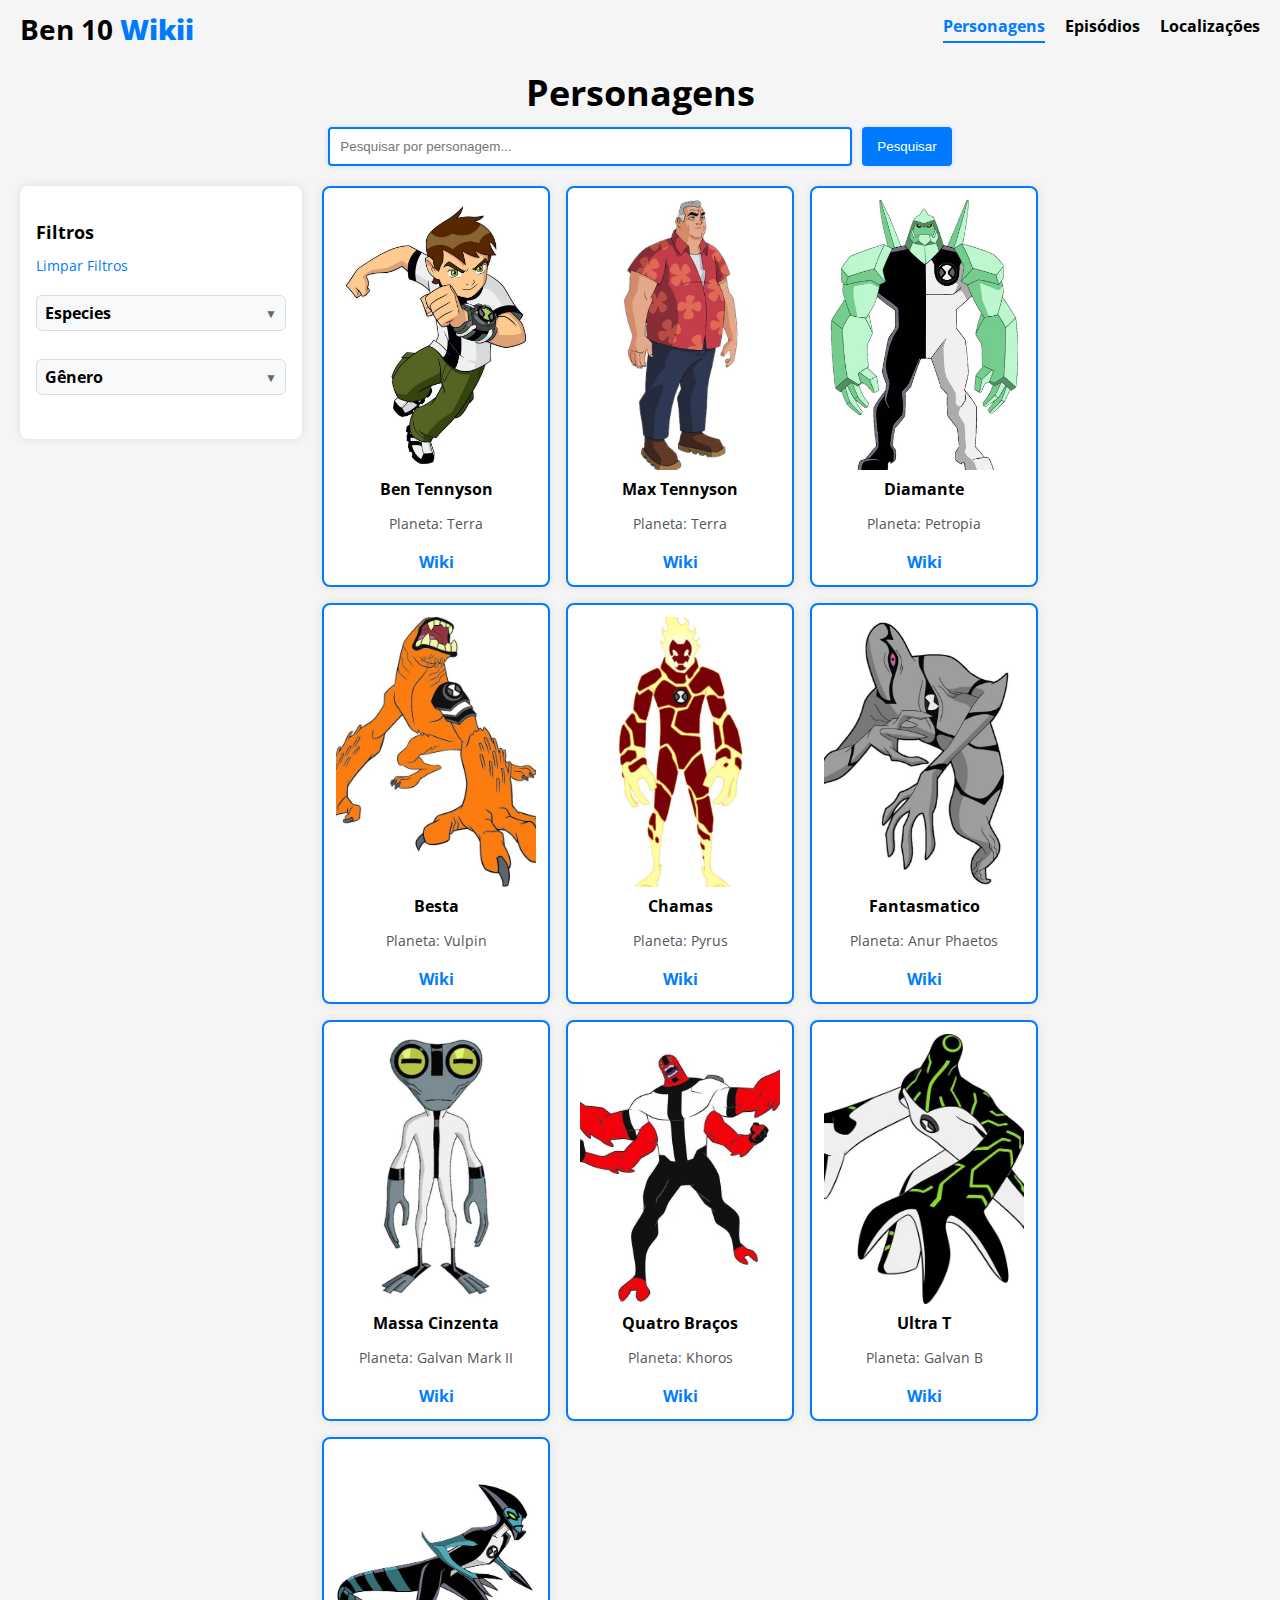
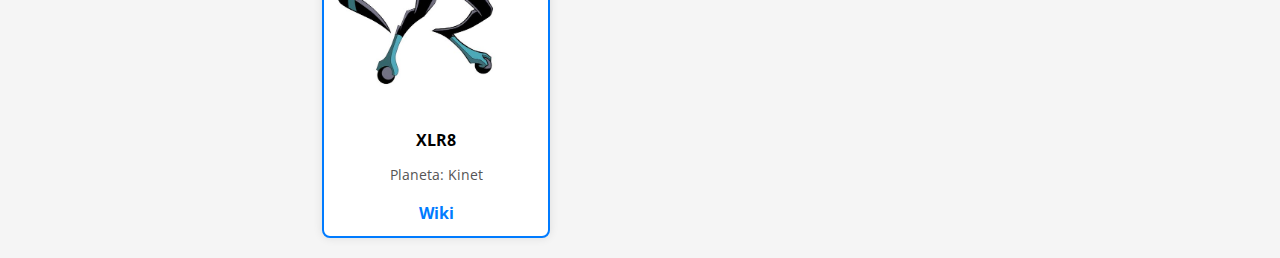
<file: desenvolvimentoAplicacoesII/Aula1/Exe1/index.html>
<!DOCTYPE html>
<html lang="pt-BR">

<head>
    <meta charset="UTF-8">
    <meta name="viewport" content="width=device-width, initial-scale=1.0">
    <link rel="stylesheet" href="style.css">
    <link rel="icon" href="./assets/logo.ico" type="image/x-icon">
    <title>Ben10 Wiki</title>
</head>

<body>

    <header>
        <h1>Ben 10 <strong>Wikii</strong></h1>
        <nav>
            <a href="./index.html" class="active">Personagens</a>
            <a href="#">Episódios</a>
            <a href="#">Localizações</a>
        </nav>
    </header>

    <div class="titulo">
        <h2>Personagens</h2>
    </div>
    <div class="pesquisa">
        <input type="text" id="searchInput" placeholder="Pesquisar por personagem...">
        <button>Pesquisar</button>
    </div>
<div class="container">
    <div class="sidebar">
        <h3>Filtros</h3>
        <span class="limpar">Limpar Filtros</span>

        <div class="filter-group">
            <details>
                <summary>Especies</summary>
                <div class="filter-buttons">
                    <button>Humano</button>
                    <button>Alien</button>
                </div>
            </details>
        </div>

        <div class="filter-group">
            <details>
                <summary>Gênero</summary>
                <div class="filter-buttons">
                    <button>Masculino</button>
                    <button>Feminino</button>
                </div>
            </details>
        </div>
    </div>

    <div class="cards">
        <div class="card">
            <img src="./assets/Ben10.jpg" alt="Ben10">
            <div class="card-name">
                <h2>Ben Tennyson</h2>
                <h3>Planeta: Terra</h3>
                <a href="https://en.wikipedia.org/wiki/Ben_Tennyson">Wiki</a>
            </div>
        </div>
        <div class="card">
            <img src="./assets/Max Tenyson.jpg" alt="Tio MAX">
            <div class="card-name">
                <h2>Max Tennyson</h2>
                <h3>Planeta: Terra</h3>
                <a href="https://ben10.fandom.com/wiki/Max_Tennyson_(Classic)">Wiki</a>
            </div>
        </div>
        <div class="card">
            <img src="./assets/Diamante.jpg" alt="Alien Diamante">
            <div class="card-name">
                <h2>Diamante</h2>
                <h3>Planeta: Petropia</h3>
                <a href="https://aliens-do-ben-10.fandom.com/pt-br/wiki/Diamante">Wiki</a>
            </div>
        </div>
        <div class="card">
            <img src="./assets/Besta.jpg" alt="Alien Besta">
            <div class="card-name">
                <h2>Besta</h2>
                <h3>Planeta: Vulpin</h3>
                <a href="https://aliens-do-ben-10.fandom.com/pt-br/wiki/Besta">Wiki</a>
            </div>
        </div>
        <div class="card">
            <img src="./assets/Chamas.jpg" alt="Alien Chamas">
            <div class="card-name">
                <h2>Chamas</h2>
                <h3>Planeta: Pyrus</h3>
                <a href="https://aliens-do-ben-10.fandom.com/pt-br/wiki/Chama">Wiki</a>
            </div>
        </div>
        <div class="card">
            <img src="./assets/Fantasmatico.jpg" alt="Alien Fantasmatico">
            <div class="card-name">
                <h2>Fantasmatico</h2>
                <h3>Planeta: Anur Phaetos</h3>
                <a href="https://ben10.fandom.com/pt-br/wiki/Fantasm%C3%A1tico">Wiki</a>
            </div>
        </div>
        <div class="card">
            <img src="./assets/Massa Cinzenta.jpg" alt="Alien Massa Cinzenta">
            <div class="card-name">
                <h2>Massa Cinzenta</h2>
                <h3>Planeta: Galvan Mark II</h3>
                <a href="https://aliens-do-ben-10.fandom.com/pt-br/wiki/Massa_Cinzenta">Wiki</a>
            </div>
        </div>
        <div class="card">
            <img src="./assets/QuatroBracos.jpg" alt="Alien Quatro Braços">
            <div class="card-name">
                <h2>Quatro Braços</h2>
                <h3>Planeta: Khoros</h3>
                <a href="https://aliens-do-ben-10.fandom.com/pt-br/wiki/Quatro_Bra%C3%A7os">Wiki</a>
            </div>
        </div>
        <div class="card">
            <img src="./assets/UltraT.jpg" alt="Alien Ultra T">
            <div class="card-name">
                <h2>Ultra T</h2>
                <h3>Planeta: Galvan B</h3>
                <a href="https://ben10.fandom.com/pt-br/wiki/Ultra_T_(Original)">Wiki</a>
            </div>
        </div>
        <div class="card">
            <img src="./assets/XL-R8.jpg" alt="Alien xl-r8">
            <div class="card-name">
                <h2>XLR8</h2>
                <h3>Planeta: Kinet</h3>
                <a href="https://ben10.fandom.com/pt-br/wiki/XLR8_(Original)">Wiki</a>
            </div>
        </div>
    </div> <!-- aliens -->
</div> <!-- container -->
</body>

</html>
</file>
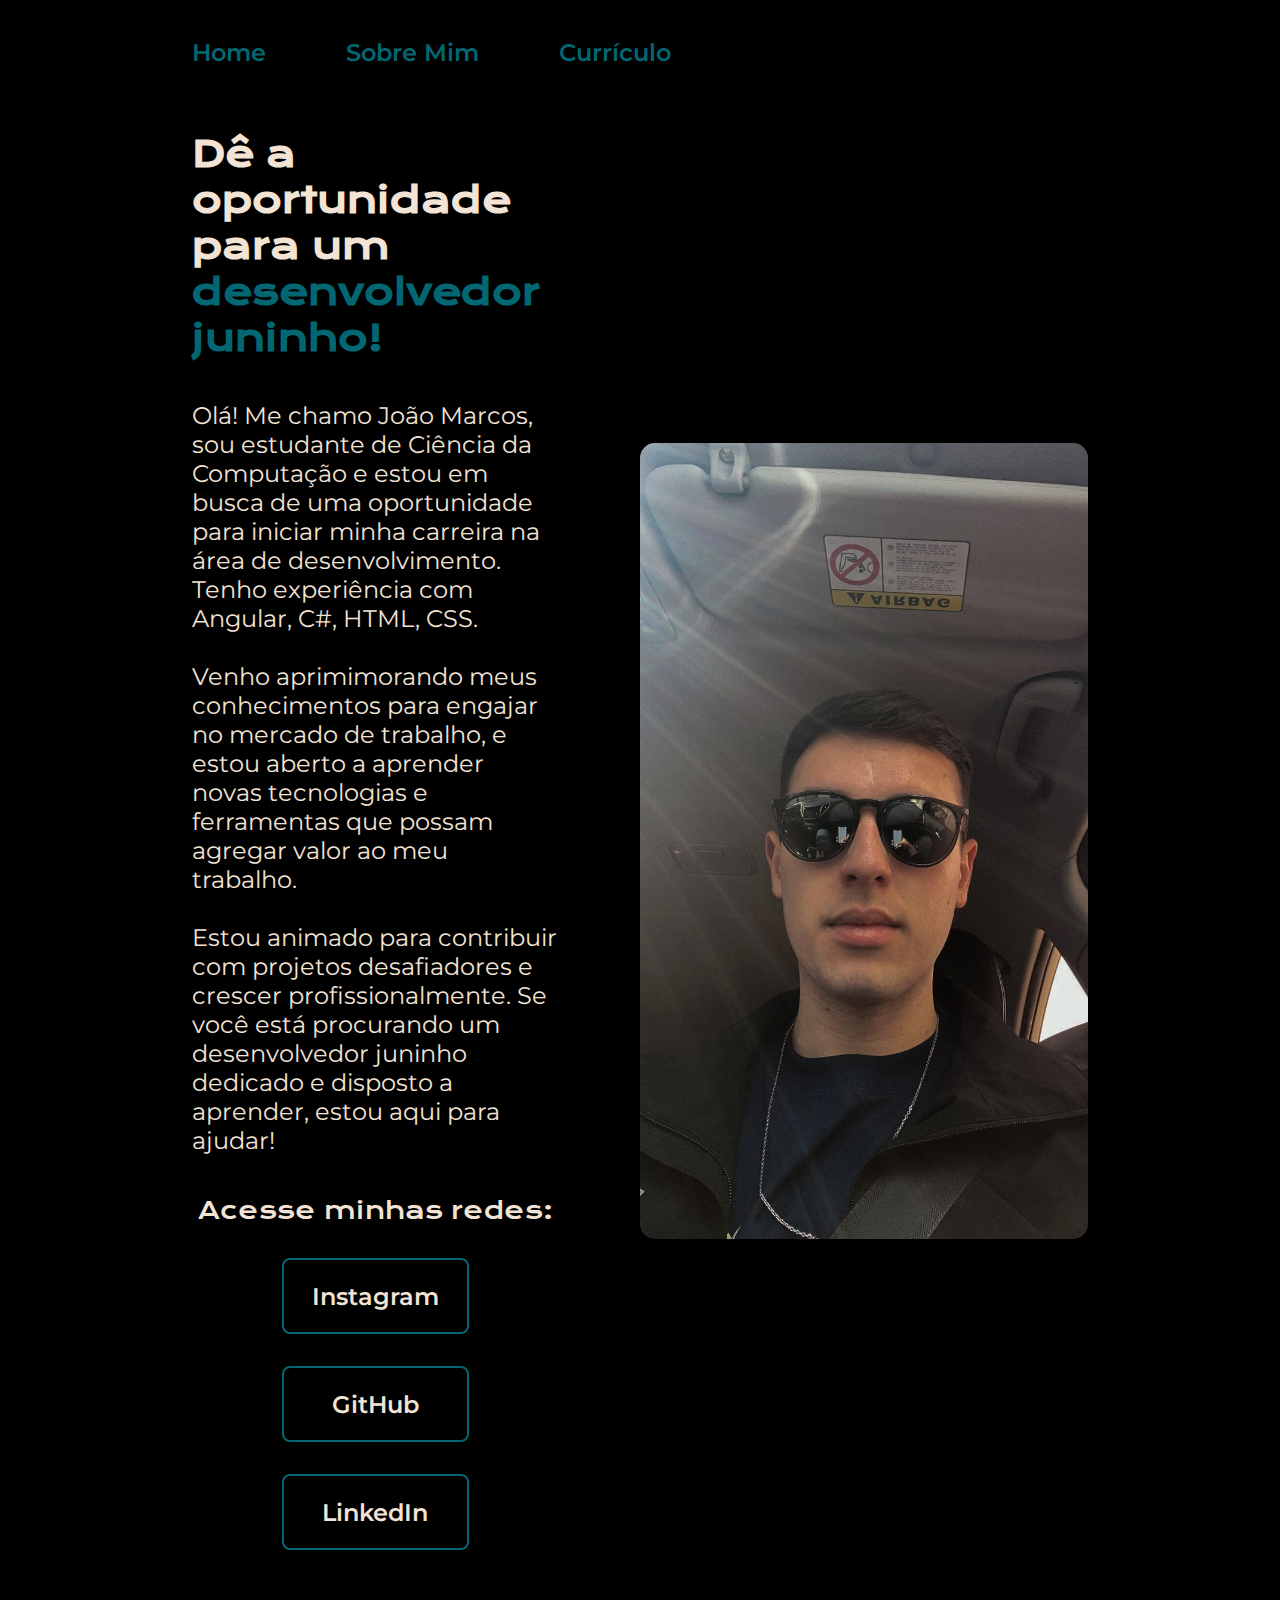
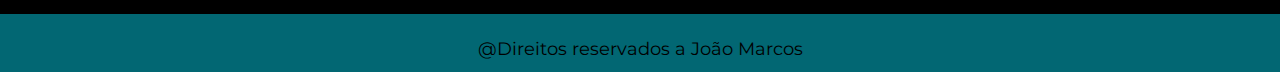
<file: desenvolvimentoAplicacoesII/Aula1/Exe2/index.html>
<!DOCTYPE html>
<html lang="pt-br">

<head>

    <meta charset="UTF-8">
    <meta name="viewport" content="width=device-width, initial-scale=1.0">
    <link rel="stylesheet" href="./style/style.css">
    <link rel="icon" href="./assets/logosite.ico" type="image/x-icon">
    <title>Home</title>
    
</head>
    <body>
        <header>
            <nav>
                <a href="./index.html">Home</a>
                <a href="./about.html">Sobre Mim</a>
                <a href="./curriculo.html">Currículo</a>
            </nav>
        </header>
        <main>
            <section class="main__conteudo">
                <h1>Dê a oportunidade para um <strong>desenvolvedor juninho!</strong></h1>
                <p>
                Olá! Me chamo João Marcos, sou estudante de Ciência da Computação e estou em busca de uma oportunidade para iniciar minha carreira na área de desenvolvimento. Tenho experiência com Angular, C#, HTML, CSS.
                    <br> <br>                    
                Venho aprimimorando meus conhecimentos para engajar no mercado de trabalho, e estou aberto a aprender novas tecnologias e ferramentas que possam agregar valor ao meu trabalho.
                    <br> <br>
                Estou animado para contribuir com projetos desafiadores e crescer profissionalmente. Se você está procurando um desenvolvedor juninho dedicado e disposto a aprender, estou aqui para ajudar!
                </p>
                <div> <!-- Div aqui serve apenas para uma divisão, é como se houvesse um corte entre o textos e as ancoras dentro da section-->
                    <h2>Acesse minhas redes:</h2>
                    <a href="https://instagram.com/joaomarcos.vs">Instagram</a>
                    <a href="https://github.com/joaomarcosvs">GitHub</a>
                    <a href="https://www.linkedin.com/in/jo%C3%A3o-marcos-santos-80892726a/">LinkedIn</a>
                </div>
            </section>
            <section class="section__fotos">
                <img src="assets/fotominha4.jpg" alt="Foto de perfil do Instagram.">
            </section>
        </main>
        <footer>
            <p>@Direitos reservados a João Marcos</p>
        </footer>
    </body>
</html>
</file>
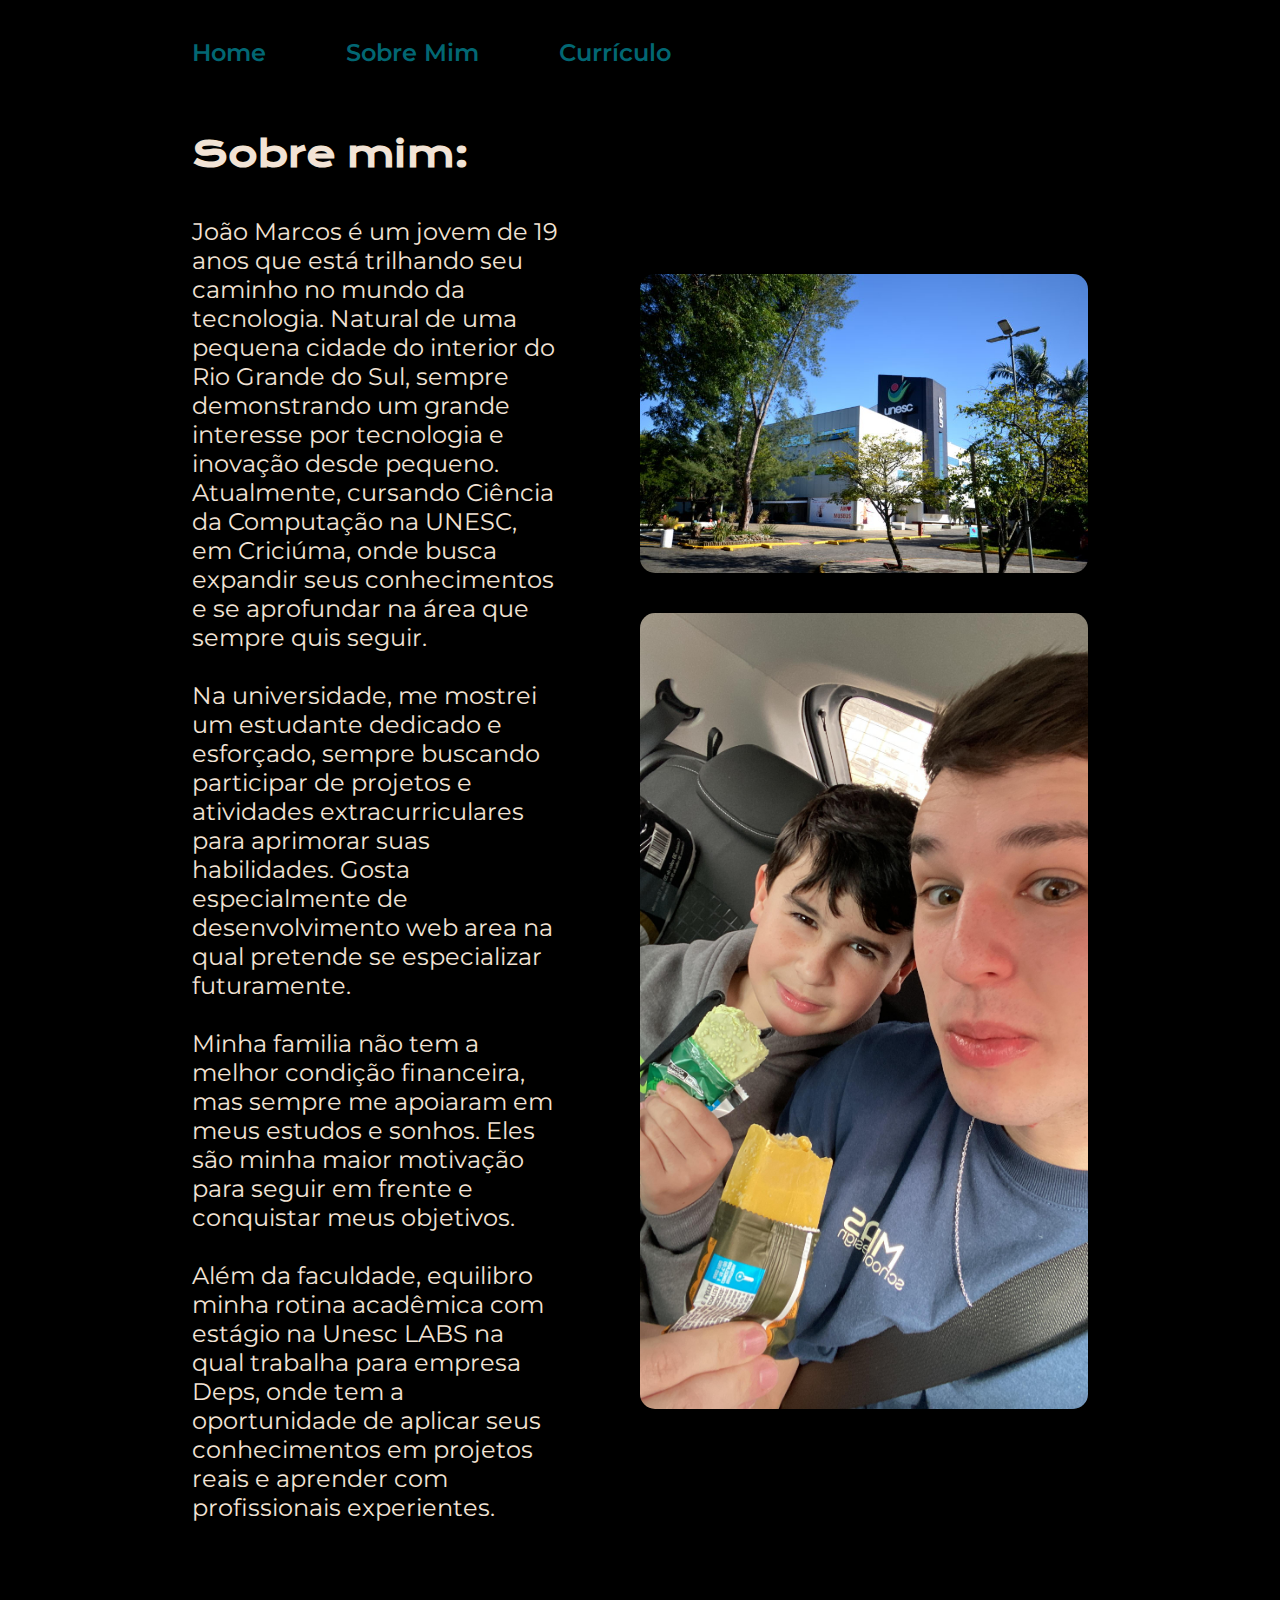
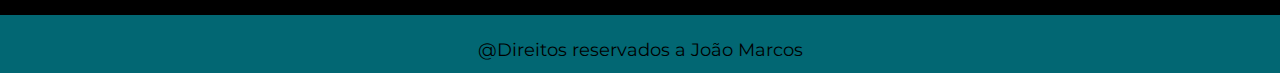
<file: desenvolvimentoAplicacoesII/Aula1/Exe2/about.html>
<!DOCTYPE html>
<html lang="pt-br">

<head>

    <meta charset="UTF-8">
    <meta name="viewport" content="width=device-width, initial-scale=1.0">
    <link rel="stylesheet" href="./style/style.css">
    <link rel="icon" href="./assets/logosite.ico" type="image/x-icon">
    <title>Sobre mim</title>

</head>

    <body>

        <header>
            <nav>
                <a href="./index.html">Home</a>
                <a href="./about.html">Sobre Mim</a>
                <a href="./curriculo.html">Currículo</a>
            </nav>
        </header>

        <main>
            <section class="main__conteudo"> <!--Section nesse caso serve para separar o bloco com o titulo e paragrafo  do bloco da foto -->

                <h1>Sobre mim:
                </h1>

                <p>João Marcos é um jovem de 19 anos que está trilhando seu caminho no mundo da tecnologia. Natural de uma pequena cidade do interior do Rio Grande do Sul, sempre demonstrando um grande interesse por tecnologia e inovação desde pequeno. Atualmente, cursando Ciência da Computação na UNESC, em Criciúma, onde busca expandir seus conhecimentos e se aprofundar na área que sempre quis seguir.
                    <br> <br>
                Na universidade, me mostrei um estudante dedicado e esforçado, sempre buscando participar de projetos e atividades extracurriculares para aprimorar suas habilidades. Gosta especialmente de desenvolvimento web area na qual pretende se especializar futuramente.
                    <br> <br>
                Minha familia não tem a melhor condição financeira, mas sempre me apoiaram em meus estudos e sonhos. Eles são minha maior motivação para seguir em frente e conquistar meus objetivos.
                    <br> <br>
                Além da faculdade, equilibro minha rotina acadêmica com estágio na Unesc LABS na qual trabalha para empresa Deps, onde tem a oportunidade de aplicar seus conhecimentos em projetos reais e aprender com profissionais experientes. 
                    <br> <br>
                </p>

            </section>

            <section class="section__fotos">

                <img src="assets/unesc-768x512.jpg" alt="Foto de perfil do Instagram.">
                <img src="assets/fotocomirmao.jpg" alt="Foto de perfil do Instagram.">

            </section>

        </main>

        <footer>
            <p>@Direitos reservados a João Marcos</p>
        </footer>

    </body>

</html>
</file>
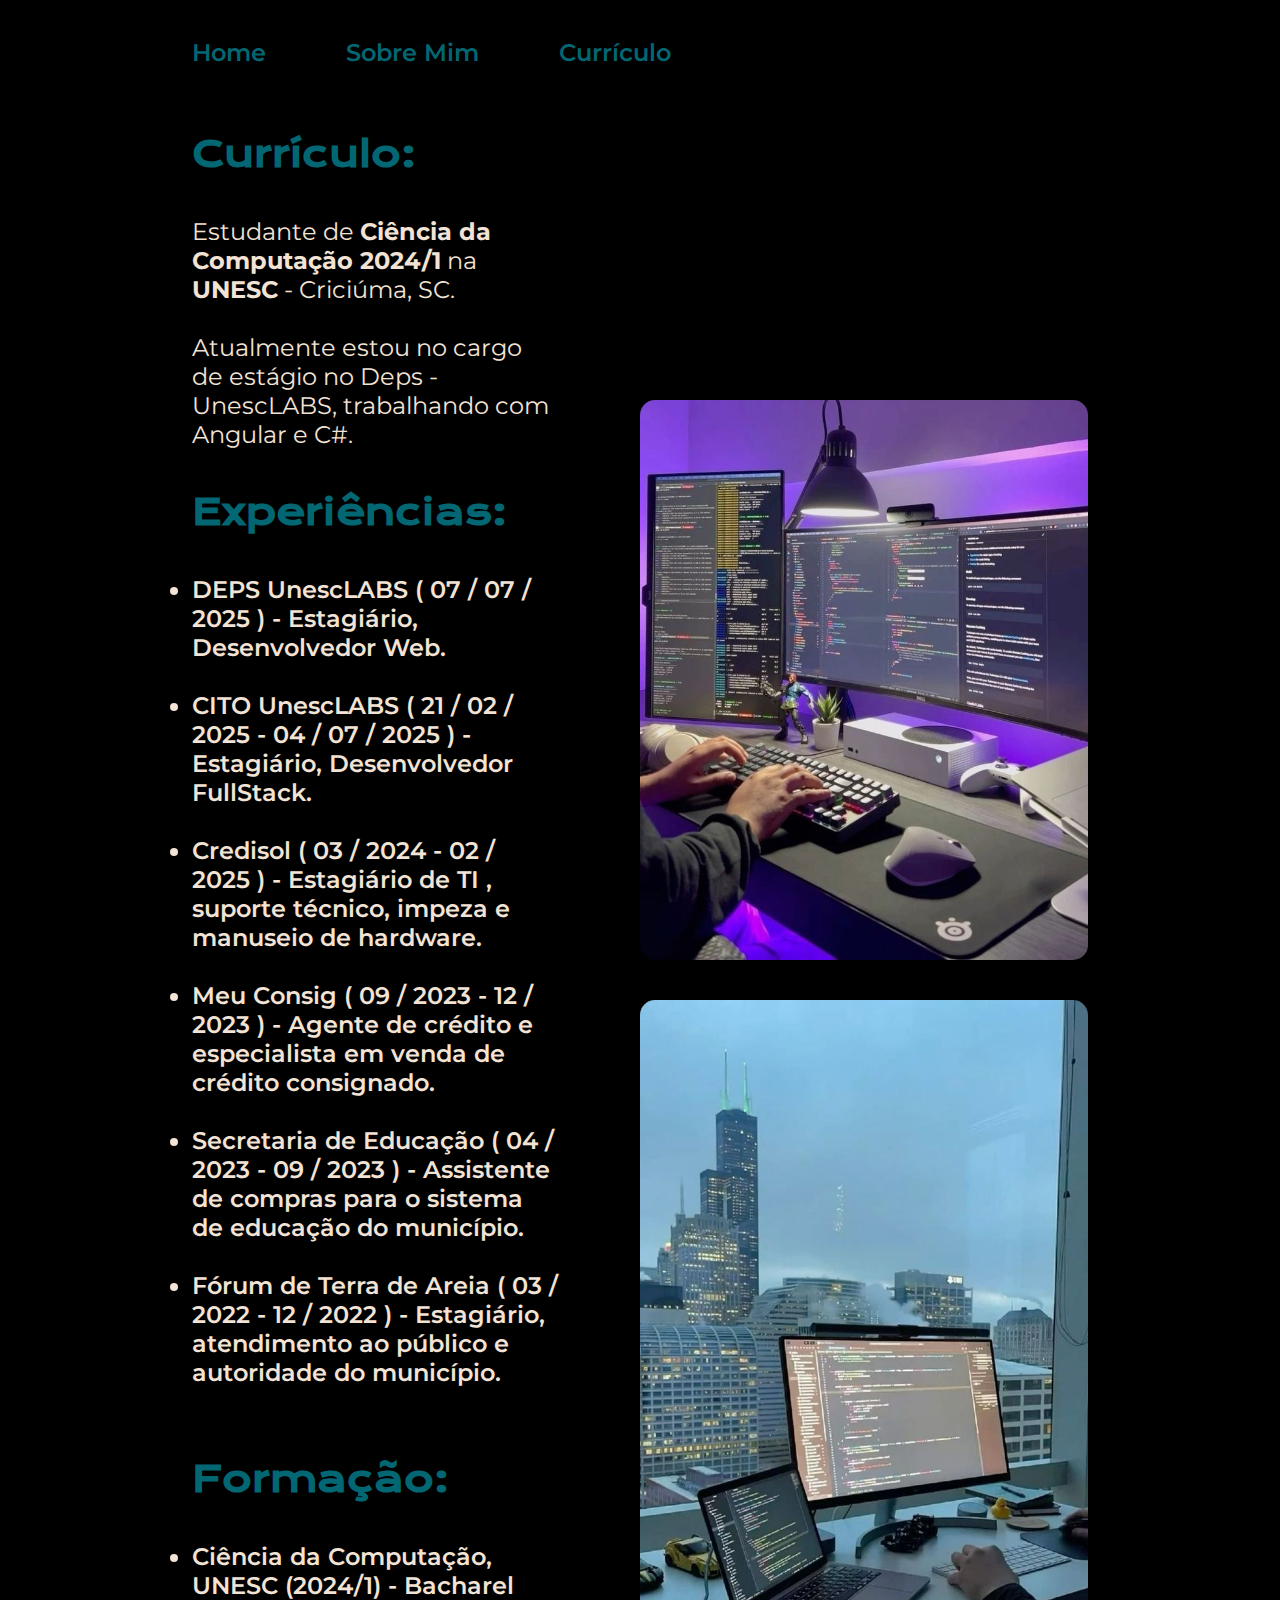
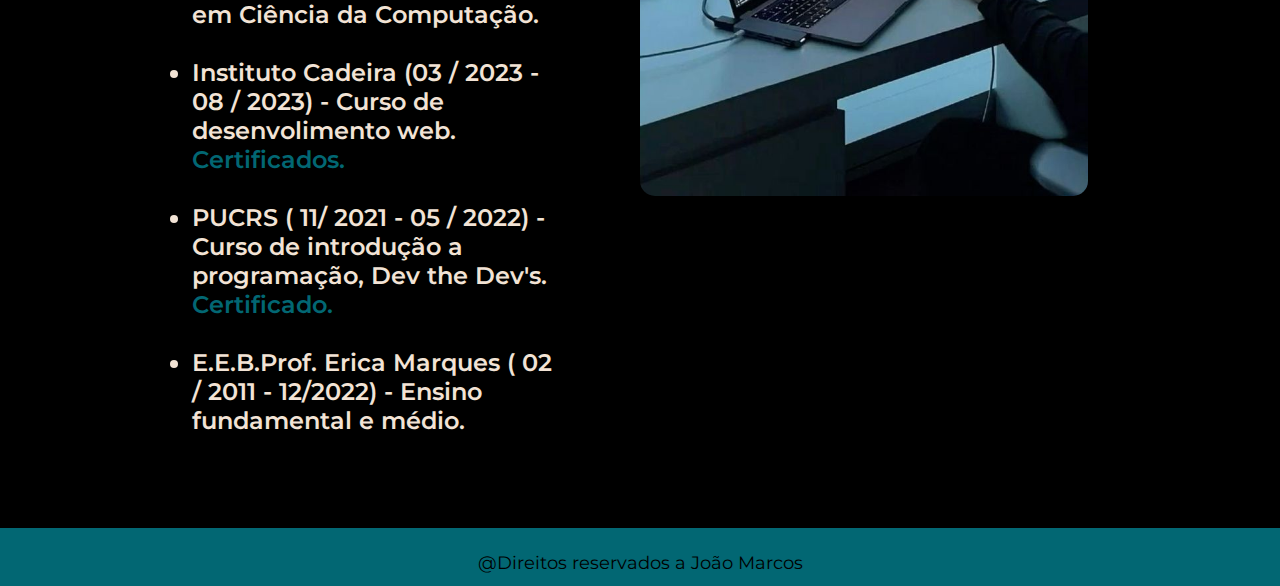
<file: desenvolvimentoAplicacoesII/Aula1/Exe2/curriculo.html>
<!DOCTYPE html>
<html lang="pt-br">

<head>

    <meta charset="UTF-8">
    <meta name="viewport" content="width=device-width, initial-scale=1.0">
    <link rel="stylesheet" href="./style/style.css">
    <link rel="icon" href="./assets/logosite.ico" type="image/x-icon">
    <title>Currículo</title>

</head>

    <body>

        <header>
            <nav>
                <a href="./index.html">Home</a>
                <a href="./about.html">Sobre Mim</a>
                <a href="./curriculo.html">Currículo</a>
            </nav>
        </header>

        <main>
            <section class="main__conteudo"> <!--Section nesse caso serve para separar o bloco com o titulo e paragrafo da foto -->

                <h1><strong>Currículo:</strong>
                </h1>

                <p>
                    Estudante de <strong>Ciência da Computação 2024/1</strong> na <strong>UNESC</strong> - Criciúma, SC. 
                    <br> <br>
                    Atualmente estou no cargo de estágio no Deps - UnescLABS, trabalhando com Angular e C#.
                </p>

                <h2><strong>Experiências:</strong>
                </h2>

                <ul class="apresentacao__conteudo__paragrafo">
                    <li> DEPS UnescLABS ( 07 / 07 / 2025 ) - Estagiário, Desenvolvedor Web.
                    </li> <br>
                    <li> CITO UnescLABS ( 21 / 02 / 2025 - 04 / 07 / 2025 ) - Estagiário, Desenvolvedor FullStack.
                    </li> <br>
                    <li> Credisol ( 03 / 2024 - 02 / 2025 ) - Estagiário de TI , suporte técnico, impeza e manuseio de hardware.
                    </li> <br>
                    <li> Meu Consig ( 09 / 2023 - 12 / 2023 ) - Agente de crédito e especialista em venda de crédito consignado.
                    </li> <br>
                    <li>Secretaria de Educação ( 04 / 2023 - 09 / 2023 ) - Assistente de compras para o sistema de educação do município.
                    </li> <br>
                    <li> Fórum de Terra de Areia ( 03 / 2022 - 12 / 2022 ) - Estagiário, atendimento ao público e autoridade do município.
                    </li> <br>
                </ul>

                <h2><strong>Formação:</strong>
                </h2>

                <ul class="apresentacao__conteudo__paragrafo">
                    <li> Ciência da Computação, UNESC (2024/1) - Bacharel em Ciência da Computação.
                    </li> <br>
                    <li> Instituto Cadeira (03 / 2023 - 08 / 2023) - Curso de desenvolimento web.
                    </li> <a href="https://cursos.alura.com.br/user/joaomarcos-vieirasantos/fullCertificate/e509c3e6ed2fe2dbc55e08b4ca944247">Certificados.</a> <br> <br> 
                    <li>PUCRS ( 11/ 2021 - 05 / 2022) - Curso de introdução a programação, Dev the Dev's.
                    </li> <a href="./Images/Certificado PUCRS.pdf">Certificado.</a> <br> <br>
                    <li> E.E.B.Prof. Erica Marques ( 02 / 2011 - 12/2022) - Ensino fundamental e médio.
                    </li> <br>
                </ul>

            </section>

            <section class="section__fotos">

                <img src="assets/Trabalho2.jpg" alt="Foto de perfil do Instagram.">
                <img src="assets/trabalho.jpg" alt="Foto de perfil do Instagram.">

            </section>

        </main>

        <footer>
            <p>@Direitos reservados a João Marcos</p>
        </footer>

    </body>

</html>
</file>
<file: desenvolvimentoAplicacoesII/Aula1/Exe1/style.css>
@import url('https://fonts.googleapis.com/css2?family=Open+Sans:ital,wght@0,300..800;1,300..800&display=swap');

body {
    font-family: "Open Sans", sans-serif;
    margin: 0;
    padding: 0;
    background-color: #f5f5f5;
}

header {
    display: flex;
    justify-content: space-between;
    align-items: center;
    padding: 10px 20px;
}

header h1 {
    font-size: 28px;
    font-weight: bold;
    margin: 0;
}

header strong {
    color: #007bff;
}

nav {
    display: flex;
    gap: 20px;
}

nav a {
    text-decoration: none;
    color: black;
    font-weight: bold;
    padding-bottom: 4px;
    transition: color 0.3s ease;
}

nav a:hover {
    color: #007bff;
}

nav a.active {
    color: #007bff;
    font-weight: bold;
    border-bottom: 2px solid #007bff;
}

.titulo{
    font-size: 24px;
    text-align: center;
}

h2{
    margin: 10px 0px;
}

.pesquisa {
    display: flex;
    justify-content: center;
    margin-bottom: 0px;
}

.pesquisa input[type="text"] {
    padding: 10px;
    border: 1px solid #ddd;
    border-radius: 4px;
    width: 500px;
    border: solid 2px #007bff;
    box-shadow: 0 0 5px rgba(0, 123, 255, 0.2);
}

.pesquisa button {
    padding: 10px 15px;
    margin-left: 10px;
    border: none;
    border-radius: 4px;
    background-color: #007bff;
    color: white;
    cursor: pointer;
    box-shadow: 0 0 5px rgba(0, 123, 255, 0.2);
}

.container {
    display: flex;
    gap: 20px;
    padding: 20px;
    align-items: flex-start; /* garante alinhamento no topo */
}

.sidebar {
    flex-shrink: 0; /* impede encolhimento */
    width: 250px;
    background: white;
    border-radius: 8px;
    padding: 16px;
    box-shadow: 0 0 10px rgba(0, 0, 0, 0.1);
}

.sidebar h3 {
    font-size: 18px;
    margin-bottom: 10px;
}

.limpar {
    font-size: 14px;
    color: #007bff;
    cursor: pointer;
    margin-bottom: 20px;
    display: inline-block;
}

.filter-group {
    margin-bottom: 20px;
}

.filter-group summary {
    font-weight: bold;
    cursor: pointer;
    margin-bottom: 8px;
    list-style: none; /* remove marcador padrão */
    display: flex;
    justify-content: space-between;
    align-items: center;
    padding: 6px 8px;
    background-color: #f8f9fa;
    border-radius: 6px;
    border: 1px solid #ddd;
}

.filter-group summary::after {
    content: "▼";
    font-size: 12px;
    color: #666;
    transition: transform 0.2s ease;
}

details[open] summary::after {
    transform: rotate(180deg);
}

.filter-buttons {
    display: flex;
    flex-wrap: wrap;
    gap: 8px;
    margin-top: 8px;
}

.filter-buttons button {
    padding: 6px 12px;
    border: 1px solid #ddd;
    border-radius: 6px;
    cursor: pointer;
    font-size: 14px;
    margin-left: 10px;
    background-color: #007bff;
    color: white;
    box-shadow: 0 0 5px rgba(0, 123, 255, 0.2);
}

.filter-buttons button:hover {
    transition: 0.2s;
    background: #014b9b;
}

.cards {
    display: flex;
    flex-wrap: wrap;
    gap: 16px;
    flex: 1; 
}

.card {
    background: white;
    border-radius: 8px;
    box-shadow: 0 0 10px rgba(0, 0, 0, 0.1);
    border: 2px solid #007bff;
    width: 200px; /* largura fixa */
    display: flex;
    flex-direction: column;
    align-items: center;
    padding: 12px;
    text-align: center;
}

.card img {
    width: 100%;
    height: 270px;
    object-fit: cover;
    border-radius: 8px;
}

.card-name h2 {
    font-size: 16px;
    margin: 8px 0 4px;
}

.card-name h3 {
    font-size: 14px;
    font-weight: normal;
    color: #555;
}

.card-name a{
    text-decoration: none;
    color: #007bff;
    font-weight: bold;
    margin-top: 4px;
    display: inline-block;
}
</file>
<file: desenvolvimentoAplicacoesII/Aula1/Exe2/style/style.css>
/* Importação */

@import url('https://fonts.googleapis.com/css2?family=Krona+One&family=Montserrat:ital,wght@0,100..900;1,100..900&display=swap');

/* Reset */

*{
    margin: 0;
    padding: 0;
}

/* Estrutura do main */

body{
    background-color: black;
    /* height: 100vh;    Altura da pagina (vh = viewport height)*/
    box-sizing: border-box;   /* Border box faz com que o elemnto filho não saia de dentro do elemento pai*/
}

main{
    display: flex;
    flex-direction: row;
    align-items: center;
    justify-content: space-between;   /* Dessa forma os elementos filhos ficam com um espaço entre eles*/
    padding: 5% 15%;
    gap: 82px;
}

main img{
    border-radius: 15px; 
    width: 50%;
}

/* Tags "secundarias" */

header{
    padding: 3% 0% 0% 15%; /* A ordem dos valores são respectivamente: superior, direita, inferior e esquerda*/
}

header nav{
    display: flex;
    gap: 80px;
}

header nav a { /* Ancoras da nav bar*/
    font-family: "Montserrat", sans-serif;
    font-size: 1.5rem; /* Para mudar para REM deve pegar o valor em PIXEL e dividir por 16 -- Só se aplica pra font-size*/
    font-weight: 600;
    color: #026773;
    text-decoration: none;
}

h1 {
    color: #F2E3D5;
    font-size: 2.25rem;
    font-family: "Krona One", sans-serif;
}

h1 strong {
    color: #026773;
}

h2 {
    color: #F2E3D5;
    font-size: 2.25rem;
    font-family: "Krona One", sans-serif;
}

h2 strong {
    color: #026773;
}

p {
    color: #F2E3D5;
    font-size: 1.5rem;
    font-weight: 400;
    font-family: "Montserrat", sans-serif;
}

.main__conteudo{ /* Section */
    width: 50%;   /* Tamanho do bloco que fica o titulo, paragrafo e ancoras */
    display: flex;
    flex-direction: column;
    gap: 40px;   /* Gap é o espaçamento entre os elementos do container, nese caso entre o bloco de titulo e texto e o bloco de botoes*/
}

.section__fotos{
    width: 50%;   /* Tamanho do bloco que fica o titulo, paragrafo e ancoras */
    display: flex;
    flex-direction: column;
    gap: 40px;
}

.section__fotos img {
    width: auto;
}

section div{   /* Esse é a divisão das ancoras na section*/
    display: flex;
    flex-direction: column;
    justify-content: space-between;
    align-items: center;
    gap: 32px;
}

section div h2{   /* Sub titulo "Acesse minhas redes:"*/
    color: #F2E3D5;
    font-family: "Krona One", sans-serif;
    font-weight: 400;
    font-size: 1.5rem;
}

section div a {   /* Ancoras*/
    width: 50%;
    padding-top: 21.5px;
    padding-bottom: 21.5px;
    font-family: "Montserrat", sans-serif;  
    font-size: 1.5rem;
    font-weight: 600;
    text-align: center;
    border-radius: 8px;
    text-decoration: none;
    color: #F2E3D5;
    border: 2px solid #026773;   /*Os valores no border são respctivamente: largura, estilo da borda e cor */
}

section div a:hover{
    background-color: #026773;
    color: black;
    border: 2px solid #F2E3D5;
    transition: 0.3s;
}

ul{
    font-size: 1rem;
    font-family: "Montserrat", sans-serif;
    text-decoration: none;
    color: #F2E3D5;
    font-size: 1.5rem;
    font-weight: 600;
}

ul a{
    text-decoration: none;
    color: #026773;
    font-family: "Montserrat", sans-serif;
}

footer{
    background-color: #026773;
    height: 10px;
    padding: 24px;
    text-align: center;
    font-family: "Montserrat", sans-serif;
    
    font-weight: 400;
}

footer p {
    font-size: 18px;
    color: black;
}

@media (max-width: 1200px) {

    header {
        padding: 5% 0% 0% 0%;
    }

    header nav{
        justify-content: center;
    }

    main{
        flex-direction: column-reverse;
        padding: 5%;
    }

    .main__conteudo{
        width: auto; /* Auto = automatico, serve para definir o padding certo automaticamente*/
    }

}
</file>
